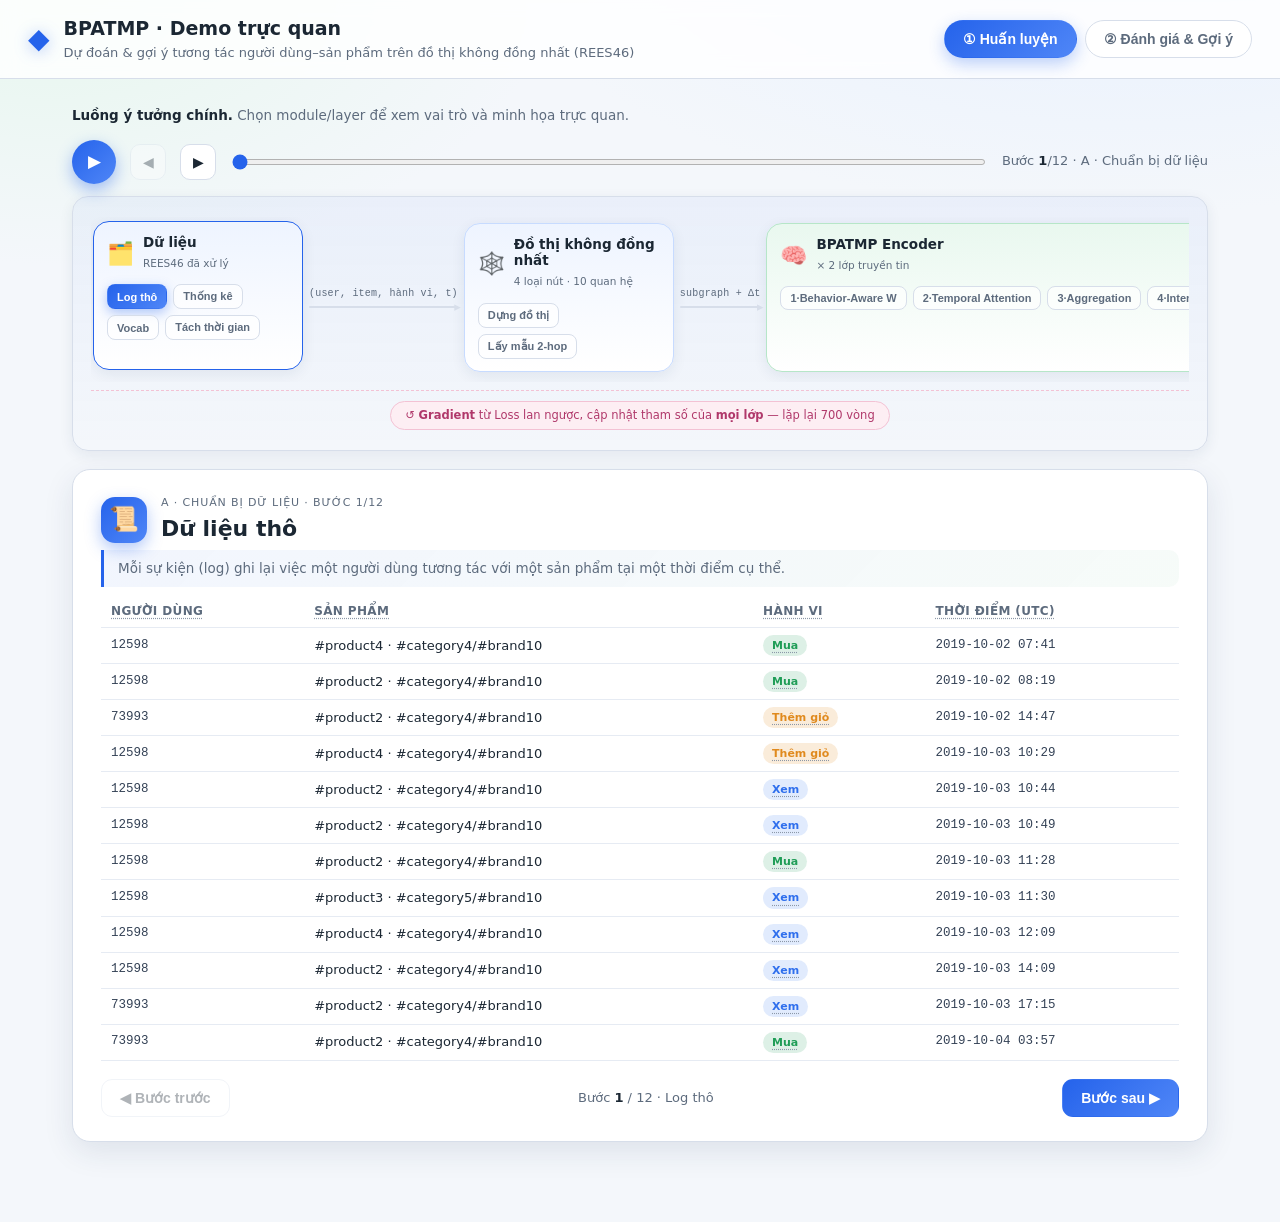
<file: demo/index.html>
<!DOCTYPE html>
<html lang="vi">
<head>
    <meta charset="UTF-8" />
    <meta name="viewport" content="width=device-width, initial-scale=1.0" />
    <title>BPATMP · Demo trực quan đồ thị không đồng nhất</title>
    <link rel="stylesheet" href="demo.css" />
</head>
<body>
    <header class="topbar">
        <div class="brand">
            <span class="logo">◆</span>
            <div>
                <h1>BPATMP · Demo trực quan</h1>
                <p>Dự đoán &amp; gợi ý tương tác người dùng–sản phẩm trên đồ thị không đồng nhất (REES46)</p>
            </div>
        </div>
        <nav class="tabs">
            <button class="tab active" data-tab="train">① Huấn luyện</button>
            <button class="tab" data-tab="eval">② Đánh giá &amp; Gợi ý</button>
        </nav>
    </header>

    <main>
        <section id="tab-train" class="tab-panel active"></section>
        <section id="tab-eval" class="tab-panel"></section>
    </main>

    <div id="loading" class="loading">Đang nạp dữ liệu demo…</div>

    <script src="demo.js"></script>
</body>
</html>
</file>
<file: demo/demo.css>
:root {
    /* ---- light theme, diffusion-explainer flavour ---- */
    --bg: #f4f7fb;
    --bg-soft: #eef2f8;
    --bg-card: #ffffff;
    --bg-ink: #f1f5f9;          /* light "inset" panels (formulas, cells) */
    --line: #d7deea;
    --line-soft: #e6ebf3;
    --txt: #1b2733;
    --txt-dim: #5d6b7d;
    --txt-faint: #8c98a8;

    --accent: #2563eb;          /* brand blue */
    --accent-soft: #e6efff;
    --green: #1f9d57;           /* "model" boxes (diffusion green vibe) */
    --green-soft: #e3f6ea;

    --view: #2f6fed;            /* behaviour: view  */
    --cart: #e08a1e;            /* behaviour: cart  */
    --purchase: #1f9d57;        /* behaviour: buy   */
    --struct: #8b5cf6;          /* structural edges */
    --hit: #1f9d57;

    --shadow: 0 10px 30px rgba(30, 50, 90, 0.10);
    --shadow-sm: 0 4px 14px rgba(30, 50, 90, 0.08);
    --radius: 14px;
}

* { box-sizing: border-box; }

body {
    margin: 0;
    font-family: "Segoe UI", system-ui, -apple-system, sans-serif;
    background:
        radial-gradient(1100px 520px at 88% -8%, #e6f0ff 0%, rgba(244,247,251,0) 60%),
        radial-gradient(900px 480px at 4% 0%, #e7f7ee 0%, rgba(244,247,251,0) 55%),
        var(--bg);
    color: var(--txt);
    line-height: 1.55;
}

.topbar {
    position: sticky;
    top: 0;
    z-index: 20;
    display: flex;
    align-items: center;
    justify-content: space-between;
    flex-wrap: wrap;
    gap: 16px;
    padding: 14px 28px;
    background: rgba(255, 255, 255, 0.82);
    backdrop-filter: blur(10px);
    border-bottom: 1px solid var(--line);
}

.brand { display: flex; align-items: center; gap: 14px; }
.brand .logo {
    font-size: 28px;
    color: var(--accent);
    filter: drop-shadow(0 2px 8px rgba(37, 99, 235, 0.35));
}
.brand h1 { font-size: 19px; margin: 0; color: var(--txt); }
.brand p { margin: 0; font-size: 13px; color: var(--txt-dim); }

.tabs { display: flex; gap: 8px; }
.tab {
    border: 1px solid var(--line);
    background: #fff;
    color: var(--txt-dim);
    padding: 10px 18px;
    border-radius: 999px;
    font-size: 14px;
    font-weight: 600;
    cursor: pointer;
    transition: all 0.18s;
}
.tab:hover { color: var(--accent); border-color: var(--accent); }
.tab.active {
    color: #fff;
    background: linear-gradient(135deg, #2563eb, #4f86f7);
    border-color: transparent;
    box-shadow: 0 6px 16px rgba(37, 99, 235, 0.30);
}

main { max-width: 1180px; margin: 0 auto; padding: 26px 22px 80px; }
.tab-panel { display: none; }
.tab-panel.active { display: block; animation: fade 0.3s ease; }
@keyframes fade { from { opacity: 0; transform: translateY(6px); } to { opacity: 1; transform: none; } }

.loading {
    position: fixed; inset: 0; display: flex; align-items: center; justify-content: center;
    background: var(--bg); color: var(--txt-dim); font-size: 16px; z-index: 50;
}

/* ---- step cards (generic) ---- */
.step {
    position: relative;
    background: var(--bg-card);
    border: 1px solid var(--line);
    border-radius: var(--radius);
    padding: 22px 24px;
    margin: 0 0 18px 0;
    box-shadow: var(--shadow-sm);
}

.intro {
    background: linear-gradient(135deg, rgba(37,99,235,.08), rgba(31,157,87,.07));
    border: 1px solid var(--line);
    border-radius: var(--radius);
    padding: 18px 22px; margin-bottom: 20px; font-size: 14px; color: var(--txt-dim);
}
.intro b { color: var(--txt); }

/* ---- generic bits ---- */
.grid { display: grid; gap: 14px; }
.cols-2 { grid-template-columns: 1fr 1fr; }
.cols-3 { grid-template-columns: repeat(3, 1fr); }
.cols-4 { grid-template-columns: repeat(4, 1fr); }
@media (max-width: 760px) { .cols-2, .cols-3, .cols-4 { grid-template-columns: 1fr; } }

.stat {
    background: var(--bg-soft); border: 1px solid var(--line); border-radius: 12px;
    padding: 14px 16px; text-align: center;
}
.stat b { display: block; font-size: 24px; color: var(--accent); }
.stat span { font-size: 12px; color: var(--txt-dim); }
.stat small { display:block; color:var(--txt-faint); font-size:11px; }

table { width: 100%; border-collapse: collapse; font-size: 13px; }
th, td { text-align: left; padding: 7px 10px; border-bottom: 1px solid var(--line-soft); }
th { color: var(--txt-dim); font-weight: 700; font-size: 12px; text-transform: uppercase; letter-spacing: .03em; }
td.num, th.num { text-align: right; font-variant-numeric: tabular-nums; }
tr:hover td { background: rgba(37, 99, 235, 0.04); }
tr.active-row td { background: var(--accent-soft); }
.scroll { overflow-x: auto; }

.badge {
    display: inline-block; padding: 2px 9px; border-radius: 999px;
    font-size: 11px; font-weight: 700;
}
.b-view { background: rgba(47,111,237,.14); color: var(--view); }
.b-cart { background: rgba(224,138,30,.16); color: var(--cart); }
.b-purchase { background: rgba(31,157,87,.15); color: var(--purchase); }
.b-struct { background: rgba(139,92,246,.15); color: var(--struct); }

.note { font-size: 12.5px; color: var(--txt-dim); margin-top: 10px; }
.code { font-family: ui-monospace, "SF Mono", Menlo, monospace; font-size: 12.5px; color: #334155; }
.kbd { font-family: ui-monospace, monospace; background:var(--bg-ink); border:1px solid var(--line); padding:1px 6px; border-radius:6px; color:#334155; }

/* bars */
.bar-row { display: grid; grid-template-columns: 90px 1fr 56px; align-items: center; gap: 10px; margin: 6px 0; }
.bar-row > span:first-child { font-size: 13px; color: var(--txt-dim); }
.bar-track { background: var(--bg-ink); border-radius: 6px; height: 16px; overflow: hidden; border:1px solid var(--line-soft); }
.bar-fill { height: 100%; border-radius: 6px; transition: width .5s cubic-bezier(.2,.7,.3,1); }
.bar-row > strong { text-align: right; font-variant-numeric: tabular-nums; font-size: 13px; }

/* vector heat strip */
.vec { display: inline-flex; gap: 2px; vertical-align: middle; }
.vec i { width: 10px; height: 16px; border-radius: 2px; display: inline-block; border:1px solid rgba(0,0,0,.04); }

/* graph schema */
.schema { display:flex; flex-wrap:wrap; gap:8px; }
.rel-pill {
    font-family: ui-monospace, monospace; font-size: 12px;
    background: var(--bg-soft); border:1px solid var(--line); border-radius: 8px;
    padding: 6px 10px; display:flex; align-items:center; gap:8px; color:var(--txt);
}
.rel-pill b { color: var(--accent); }

/* funnel/timeline */
.timeline { display:flex; flex-wrap:wrap; gap:6px; align-items:center; }
.tl-ev {
    display:flex; flex-direction:column; align-items:center; gap:3px;
    border:1px solid var(--line); border-radius:9px; padding:6px 9px; min-width:60px; background:var(--bg-card);
}
.tl-ev small { font-size:10px; color: var(--txt-dim); }
.tl-arrow { color: var(--txt-faint); }
.tl-cut { color: var(--cart); font-weight:700; padding:0 4px; }

/* eval */
.user-pick { display:flex; flex-direction:column; gap:8px; }
.user-btn {
    text-align:left; border:1px solid var(--line); background:var(--bg-card);
    color:var(--txt); border-radius:11px; padding:11px 13px; cursor:pointer; transition:.15s;
}
.user-btn:hover{ border-color:var(--accent); }
.user-btn.active{ border-color:var(--accent); background:var(--accent-soft); box-shadow:0 0 0 1px var(--accent) inset; }
.user-btn b{ font-size:14px; } .user-btn small{ color:var(--txt-dim); display:block; }

.rec-row {
    display:grid; grid-template-columns: 38px 1fr 70px; align-items:center; gap:10px;
    border:1px solid var(--line); border-radius:11px; padding:9px 12px; margin:6px 0; cursor:pointer; background:var(--bg-card);
    transition:.15s;
}
.rec-row:hover{ border-color:var(--accent); }
.rec-row.active{ box-shadow:0 0 0 2px var(--accent) inset; }
.rec-rank{ font-weight:800; font-size:16px; color:var(--txt-faint); text-align:center; }
.rec-score{ text-align:right; font-variant-numeric:tabular-nums; font-weight:700; }

.metric-grid{ display:grid; grid-template-columns:repeat(4,1fr); gap:10px; }
@media (max-width:760px){ .metric-grid{ grid-template-columns:repeat(2,1fr);} }
.metric{ background:var(--bg-soft); border:1px solid var(--line); border-radius:12px; padding:12px; text-align:center;}
.metric b{ display:block; font-size:22px; color:var(--purchase);}
.metric span{ font-size:11px; color:var(--txt-dim);}

.dot-calc{ display:grid; grid-template-columns:repeat(auto-fill,minmax(46px,1fr)); gap:4px; }
.dot-cell{ background:var(--bg-ink); border:1px solid var(--line-soft); border-radius:7px; padding:5px 3px; text-align:center; font-size:10px;}
.dot-cell small{ display:block; color:var(--txt-faint); font-size:9px; line-height:1.1; margin-bottom:2px; }
.dot-cell .u{ color:var(--view);} .dot-cell .i{ color:var(--cart);} .dot-cell .p{ color:var(--purchase); font-weight:700;}

.legend{ display:flex; gap:14px; flex-wrap:wrap; font-size:12px; color:var(--txt-dim); margin-top:8px;}
.legend span{ display:inline-flex; align-items:center; gap:5px;}
.swatch{ width:11px; height:11px; border-radius:3px; display:inline-block;}

.callout{ border-left:3px solid var(--accent); background:var(--accent-soft); padding:10px 14px; border-radius:0 10px 10px 0; font-size:13px; margin-top:12px;}
.formula{ font-family:ui-monospace,monospace; background:var(--bg-ink); border:1px solid var(--line); border-radius:10px; padding:10px 14px; font-size:12.5px; color:#334155; overflow-x:auto;}
.formula sub { color: var(--txt-dim); }
.hl-view{color:var(--view); font-weight:600;} .hl-cart{color:var(--cart); font-weight:600;} .hl-purchase{color:var(--purchase); font-weight:600;} .hl-struct{color:var(--struct); font-weight:600;}
.outp{ color:var(--cart); }

/* ============ ARCHITECTURE / PIPELINE MAP ============ */
.pipe-intro{ font-size:13.5px; color:var(--txt-dim); margin:0 0 14px; }
.pipe-intro b{ color:var(--txt); }

.pipeline{
    background:linear-gradient(180deg, rgba(37,99,235,.05), rgba(255,255,255,0));
    border:1px solid var(--line); border-radius:16px; padding:18px 16px; margin-bottom:18px;
    overflow-x:auto; box-shadow: var(--shadow-sm);
}
.phase-row{ display:flex; align-items:center; gap:0; flex-wrap:nowrap; overflow-x:auto; padding:4px 2px 8px; }

/* control bar (play / scrub) */
.controls{ display:flex; align-items:center; gap:14px; margin-bottom:12px; flex-wrap:wrap; }
.play-btn{ flex:none; width:44px; height:44px; border-radius:50%; border:none; cursor:pointer; font-size:17px;
    color:#fff; background:linear-gradient(135deg,#2563eb,#4f86f7); box-shadow:0 6px 16px rgba(37,99,235,.40); transition:.15s; }
.play-btn:hover{ transform:scale(1.07); }
.play-btn.on{ background:linear-gradient(135deg,#d98324,#f0a93f); box-shadow:0 6px 16px rgba(224,138,30,.4); }
.ctrl-mini{ width:36px; height:36px; border-radius:10px; border:1px solid var(--line); background:var(--bg-card); color:var(--txt); cursor:pointer; font-size:14px; }
.ctrl-mini:hover:not(:disabled){ border-color:var(--accent); color:var(--accent); } .ctrl-mini:disabled{ opacity:.35; cursor:not-allowed; }
.scrub{ flex:1 1 220px; min-width:180px; accent-color:var(--accent); height:6px; cursor:pointer; }
.ctrl-label{ font-size:13px; color:var(--txt-dim); } .ctrl-label b{ color:var(--txt); }

/* timeline connectors with flow + progress (the arrows of the architecture) */
.tl-conn{ flex:0 0 30px; height:3px; background:var(--line); border-radius:2px; position:relative; align-self:center; }
.tl-conn::before{ content:'\25b8'; position:absolute; right:-7px; top:50%; transform:translateY(-50%); color:var(--line); font-size:14px; }
.tl-conn.done{ background:linear-gradient(90deg,#2563eb,#1f9d57); }
.tl-conn.done::before{ color:#1f9d57; }
.tl-conn.flow::after{ content:''; position:absolute; top:50%; left:0; width:9px; height:9px; margin-top:-4.5px; border-radius:50%;
    background:#fff; box-shadow:0 0 10px 2px var(--accent); animation:travel 1.1s linear infinite; }
@keyframes travel{ from{ left:0; opacity:.2; } 20%{ opacity:1; } to{ left:calc(100% - 9px); opacity:.2; } }

.pnode{
    position:relative; flex:0 0 auto; width:132px; min-height:100px;
    display:flex; flex-direction:column; gap:4px; text-align:left;
    border:1px solid var(--line); background:var(--bg-card); color:var(--txt);
    border-radius:13px; padding:11px 12px; cursor:pointer; transition:.18s;
    box-shadow: var(--shadow-sm);
}
.pnode:hover{ transform:translateY(-3px); border-color:var(--accent); box-shadow:0 10px 22px rgba(30,50,90,.14); }
.pnode.active{ border-color:transparent; background:linear-gradient(135deg,#2563eb,#4f86f7); color:#fff; box-shadow:0 10px 24px rgba(37,99,235,.40); }
.pnode.active{ animation:glow 1.8s ease-in-out infinite; }
@keyframes glow{ 0%,100%{ box-shadow:0 10px 24px rgba(37,99,235,.40); } 50%{ box-shadow:0 10px 30px 4px rgba(79,134,247,.55); } }
.pnode.passed{ border-color:rgba(31,157,87,.4); }
.pnode.passed .pn-num{ background:rgba(31,157,87,.14); color:var(--purchase); border-color:transparent; }
.pnode .pn-top{ display:flex; align-items:center; gap:7px; }
.pnode .pn-ico{ font-size:18px; }
.pnode .pn-num{ width:19px; height:19px; border-radius:50%; display:grid; place-items:center; font-size:11px; font-weight:800;
    background:var(--bg-ink); border:1px solid var(--line); color:var(--txt-dim); }
.pnode.active .pn-num{ background:rgba(255,255,255,.28); color:#fff; border-color:transparent; }
.pnode .pn-label{ font-size:12.5px; font-weight:700; line-height:1.25; }
.pnode .pn-out{ font-size:10.5px; color:var(--txt-faint); }
.pnode.active .pn-out{ color:rgba(255,255,255,.9); }

/* ---- big-box architecture diagram (tongquan.png style) ---- */
.pipeline.arch{ padding:20px 18px; }
.arch-row{ display:flex; align-items:stretch; gap:0; flex-wrap:nowrap; overflow-x:auto; padding:6px 2px 10px; }
.arch-box{
    flex:0 0 auto; min-width:158px; max-width:210px;
    border:1.5px solid var(--line); border-radius:16px; background:var(--bg-card);
    padding:12px 13px; display:flex; flex-direction:column; gap:10px; transition:.18s; box-shadow:var(--shadow-sm);
}
.arch-box.wide{ min-width:300px; max-width:none; }
.arch-box .ab-head{ display:flex; align-items:center; gap:9px; }
.ab-ico{ font-size:22px; line-height:1; }
.ab-tt b{ display:block; font-size:13.5px; color:var(--txt); line-height:1.2; }
.ab-tt small{ font-size:10.5px; color:var(--txt-dim); }
.ab-chips{ display:flex; flex-wrap:wrap; gap:6px; }
.ab-chip{
    border:1px solid var(--line); background:rgba(255,255,255,.7); color:var(--txt-dim);
    border-radius:8px; padding:5px 9px; font-size:11px; font-weight:600; cursor:pointer; transition:.15s; white-space:nowrap;
}
.ab-chip:hover{ border-color:var(--accent); color:var(--accent); transform:translateY(-1px); }
.ab-chip.on{ background:linear-gradient(135deg,#2563eb,#4f86f7); color:#fff; border-color:transparent; box-shadow:0 4px 12px rgba(37,99,235,.35); }

/* soft tinted modules (diffusion-explainer flavour) */
.tone-blue{ background:linear-gradient(180deg,#eef4ff,#fff); border-color:#c7dbff; }
.tone-green{ background:linear-gradient(180deg,#e9f8ef,#fff); border-color:#b6e6c8; }
.tone-amber{ background:linear-gradient(180deg,#fdf2e3,#fff); border-color:#f3d7a8; }
.tone-pink{ background:linear-gradient(180deg,#fdeef3,#fff); border-color:#f3c2d4; }
.arch-box.active{ border-color:var(--accent); transform:translateY(-2px); animation:glow 1.8s ease-in-out infinite; }

/* arrows between big boxes */
.arch-arrow{ flex:0 0 auto; align-self:center; min-width:60px; display:flex; flex-direction:column; align-items:center; gap:4px; padding:0 6px; }
.aa-lbl{ font-size:10px; color:var(--txt-dim); white-space:nowrap; font-family:ui-monospace,monospace; letter-spacing: 0.2px; }
.aa-line{ position:relative; width:100%; height:2px; background:var(--line); border-radius:2px; }
.aa-line::after{ content:'\25b8'; position:absolute; right:-3px; top:50%; transform:translateY(-50%); color:var(--line); font-size:13px; }
.arch-arrow.done .aa-line{ background:linear-gradient(90deg,#2563eb,#1f9d57); }
.arch-arrow.done .aa-line::after{ color:#1f9d57; }
.arch-arrow.flow .aa-line::before{ content:''; position:absolute; top:50%; left:0; width:7px; height:7px; margin-top:-3.5px; border-radius:50%; background:#fff; box-shadow:0 0 8px 2px var(--accent); animation:travel 1.1s linear infinite; }

/* dashed feedback loop note (echoes the loopback arrow in tongquan.png) */
.arch-loop{ margin-top:8px; border-top:1.5px dashed #f3c2d4; padding-top:10px; display:flex; justify-content:center; }
.arch-loop span{ font-size:11.5px; color:#b0386a; background:#fdeef3; border:1px solid #f3c2d4; border-radius:999px; padding:5px 14px; }
.arch-loop b{ color:#b0386a; }

/* ============ DETAIL STAGE (the "zoom into a layer" panel) ============ */
.stage-card{
    background:var(--bg-card); border:1px solid var(--line); border-radius:18px;
    padding:24px 28px; box-shadow:var(--shadow); min-height:300px; scroll-margin-top:80px;
}
.stage-empty{ display:grid; place-items:center; min-height:240px; color:var(--txt-dim); text-align:center; }
.stage-empty .big{ font-size:40px; margin-bottom:8px; animation:bob 1.8s ease-in-out infinite; }
@keyframes bob{ 0%,100%{ transform:translateY(0);} 50%{ transform:translateY(-7px);} }

.stage-in > *{ opacity:0; animation:rise .5s cubic-bezier(.2,.7,.3,1) forwards; }
.stage-in > *:nth-child(1){ animation-delay:.02s; }
.stage-in > *:nth-child(2){ animation-delay:.12s; }
.stage-in > *:nth-child(3){ animation-delay:.22s; }
.stage-in > *:nth-child(4){ animation-delay:.32s; }
.stage-in > *:nth-child(5){ animation-delay:.42s; }
.stage-in > *:nth-child(6){ animation-delay:.52s; }
@keyframes rise{ from{ opacity:0; transform:translateY(16px);} to{ opacity:1; transform:none; } }

.slide-head{ display:flex; align-items:center; gap:14px; margin-bottom:4px; }
.slide-num{ flex:none; width:46px; height:46px; border-radius:14px; display:grid; place-items:center;
    font-size:24px; color:#fff; background:linear-gradient(135deg,#2563eb,#4f86f7); box-shadow:0 6px 16px rgba(37,99,235,.35); }
.slide-head h2{ margin:0; font-size:22px; color:var(--txt); }
.slide-head .eyebrow{ margin:0; font-size:11px; letter-spacing:.08em; text-transform:uppercase; color:var(--txt-dim); }

.stage-flow { display:grid; grid-template-columns:1fr 1fr 1fr; gap:24px; margin:16px 0 18px; }
@media (max-width:820px){ .stage-flow{ grid-template-columns:1fr; } }
.flow-box{ border-radius:12px; padding:11px 14px; font-size:12.5px; }
.flow-why{ background:rgba(37,99,235,.06); border:1px solid rgba(37,99,235,.22); }
.flow-from{ background:rgba(31,157,87,.07); border:1px solid rgba(31,157,87,.22); }
.flow-out{ background:rgba(224,138,30,.08); border:1px solid rgba(224,138,30,.25); }
.flow-box .flab{ display:flex; align-items:center; gap:6px; font-weight:800; font-size:11px; text-transform:uppercase; letter-spacing:.04em; margin-bottom:5px; }
.flow-why .flab{ color:var(--accent); } .flow-from .flab{ color:var(--purchase); } .flow-out .flab{ color:var(--cart); }
.flow-box b { color: var(--txt); }
.stage-card .formula{ display:none; }

/* nav */
.deck-nav{ display:flex; align-items:center; justify-content:space-between; gap:12px; margin-top:18px; }
.navbtn{
    display:flex; align-items:center; gap:8px; border:1px solid var(--line); background:var(--bg-card);
    color:var(--txt); border-radius:11px; padding:10px 18px; font-size:14px; font-weight:600; cursor:pointer; transition:.15s;
}
.navbtn:hover:not(:disabled){ border-color:var(--accent); background:var(--accent-soft); }
.navbtn:disabled{ opacity:.35; cursor:not-allowed; }
.navbtn.primary{ background:linear-gradient(135deg,#2563eb,#4f86f7); border-color:transparent; color:#fff; }
.deck-counter{ font-size:13px; color:var(--txt-dim); font-variant-numeric:tabular-nums; }
.deck-counter b{ color:var(--txt); }

.userbar{ background:var(--bg-soft); border:1px solid var(--line); border-radius:14px; padding:14px 16px; margin-bottom:14px; }
.userbar h3{ margin:0 0 10px; font-size:12px; color:var(--txt-dim); text-transform:uppercase; letter-spacing:.05em;}
.userbar .user-pick{ flex-direction:row; flex-wrap:wrap; }
.userbar .user-btn{ min-width:148px; }
.score-2col{ display:grid; grid-template-columns:1fr 1fr; gap:18px; }
@media (max-width:820px){ .score-2col{ grid-template-columns:1fr; } }

/* numeric drill-downs */
.num-grid{
    display:grid; grid-template-columns:repeat(auto-fit,minmax(150px,1fr));
    gap:8px; margin:12px 0;
}
.num-chip{
    min-width:0; background:var(--bg-soft); border:1px solid var(--line);
    border-radius:10px; padding:9px 11px;
}
.num-chip span{
    display:block; color:var(--txt-dim); font-size:10px; text-transform:uppercase;
    letter-spacing:.04em; white-space:nowrap; overflow:hidden; text-overflow:ellipsis;
}
.num-chip b{
    display:block; color:var(--txt); font-size:13px; font-variant-numeric:tabular-nums;
    overflow-wrap:anywhere; margin-top:2px;
}
.num-panel{
    background:var(--bg-ink); border:1px solid var(--line); border-radius:12px;
    padding:12px; min-width:0;
}
.num-panel.wide-panel{ margin-top:12px; }
.num-title{
    display:flex; align-items:baseline; justify-content:space-between; gap:10px;
    color:var(--txt); font-size:12.5px; font-weight:800; margin-bottom:9px;
}
.num-title span{
    color:var(--txt-dim); font-size:11px; font-weight:600; font-variant-numeric:tabular-nums;
    text-align:right;
}
.vec-table{
    display:grid; grid-template-columns:repeat(auto-fill,minmax(72px,1fr));
    gap:5px;
}
.vec-num{
    background:var(--bg-card); border:1px solid var(--line-soft); border-radius:8px;
    padding:6px 7px; min-width:0;
}
.vec-num small{ display:block; color:var(--txt-faint); font-size:9px; line-height:1; }
.vec-num b{
    display:block; font-size:12px; font-variant-numeric:tabular-nums;
    white-space:nowrap; overflow:hidden; text-overflow:ellipsis;
}
.compact-table{ font-variant-numeric:tabular-nums; }
.compact-table th, .compact-table td{ padding:6px 8px; }
.stage-card th[title], .stage-card .vlab[title], .stage-card .rel-pill[title], .stage-card .vec[title], .stage-card .badge[title], .stage-card .num-chip[title], .stage-card .bar-row[title]{
    cursor:help;
}
.stage-card th[title], .stage-card .vlab[title], .stage-card .badge[title]{
    text-decoration:underline dotted var(--txt-faint);
    text-underline-offset:3px;
}
.formula.mini{ margin:0; line-height:1.7; }

/* layer-architecture helpers (vector lanes, transform diagram) */
.veclane{ display:flex; flex-direction:row; align-items:center; gap:10px; flex-wrap:wrap; margin:8px 0; }
.veclane .vlab{ font-size:12px; color:var(--txt-dim); font-weight:600; }
.veclane .vec{ flex:0 0 auto; }
.veclane .note{ flex:0 0 auto; white-space:nowrap; }
.xform{ display:flex; align-items:center; gap:12px; flex-wrap:wrap; justify-content:center; margin:10px 0; }
.xform .opbox{ background:var(--green-soft, #e3f6ea); border:1px solid rgba(31,157,87,.3); color:#13683a;
    border-radius:12px; padding:12px 16px; text-align:center; font-weight:700; font-size:13px; }
.xform .opbox small{ display:block; font-weight:500; color:var(--txt-dim); font-size:11px; margin-top:2px; }
.xform .opbox.blue{ background:var(--accent-soft); border-color:rgba(37,99,235,.3); color:#1d4ed8; }
.xform .opbox.amber{ background:rgba(224,138,30,.1); border-color:rgba(224,138,30,.3); color:#9a5a06; }
.xform .opbox.purple{ background:rgba(139,92,246,.1); border-color:rgba(139,92,246,.3); color:#6d28d9; }
.xform .arr{ color:var(--txt-faint); font-size:22px; }

/* step description under title */
.step-desc{
    font-size:13.5px; color:var(--txt-dim); margin:0 0 8px;
    padding:8px 14px; background:linear-gradient(135deg, rgba(37,99,235,.06), rgba(31,157,87,.04));
    border-left:3px solid var(--accent); border-radius:0 10px 10px 0;
}

/* tooltip cursor on hoverable code/formula elements */
.flow-box .code[title], .flow-box b[title], .flow-box .outp[title]{
    cursor:help; border-bottom:1px dashed var(--txt-faint);
}
</file>
